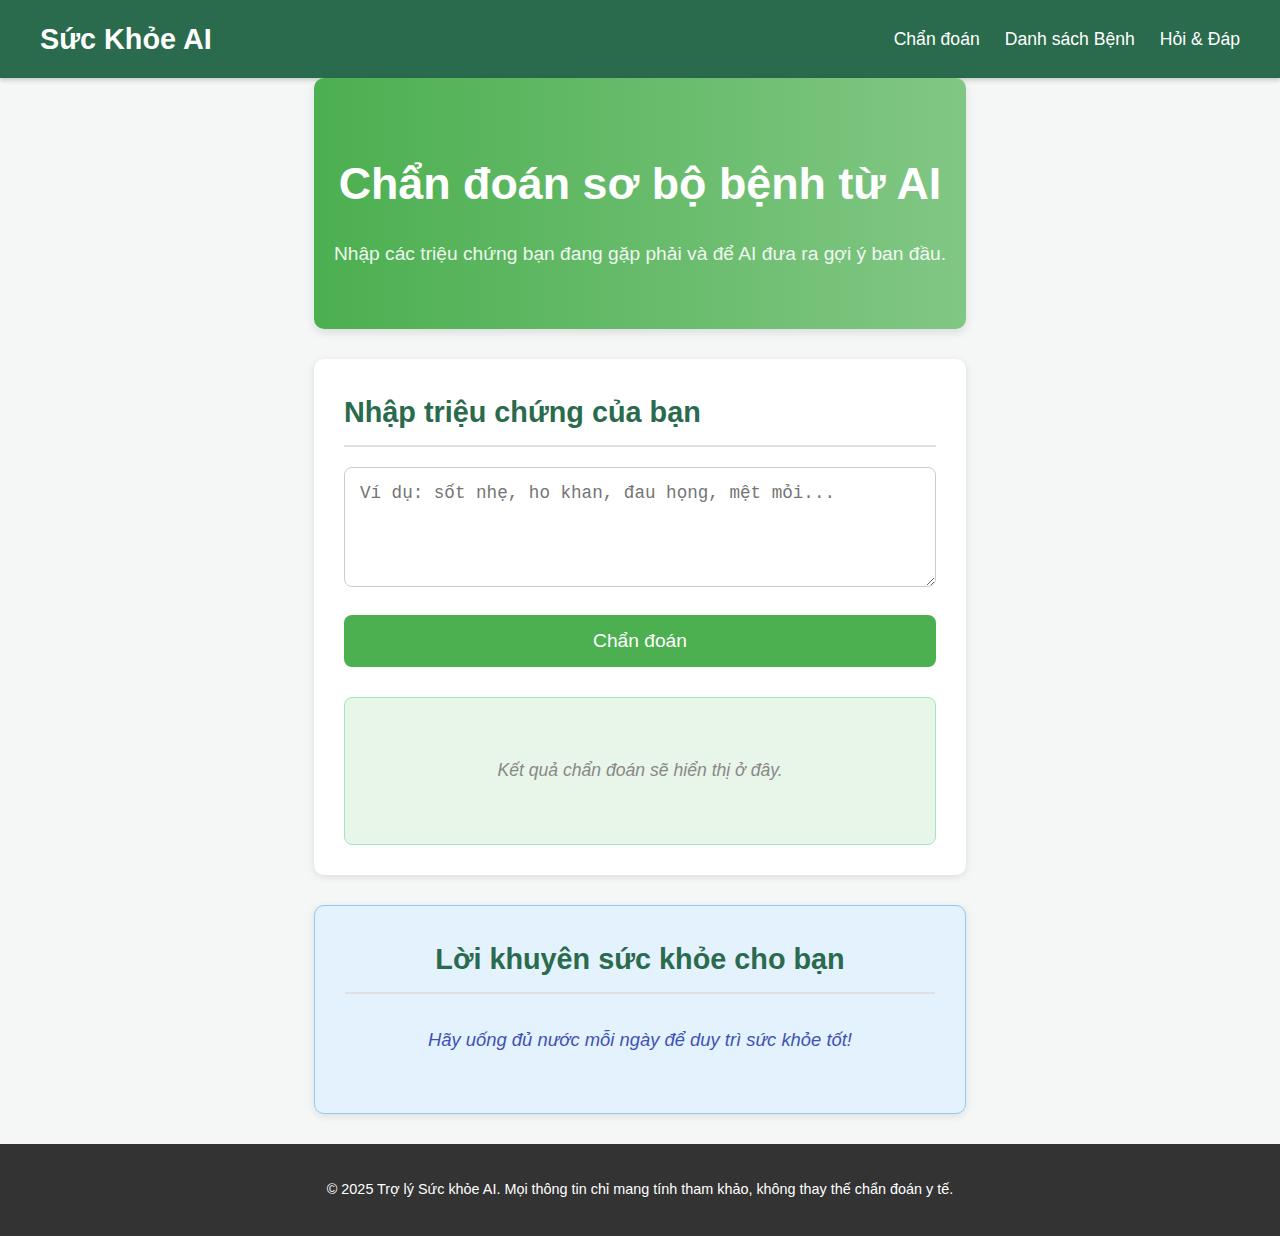
<file: index.html>
<!DOCTYPE html>
<html lang="vi">
<head>
    <meta charset="UTF-8">
    <meta name="viewport" content="width=device-width, initial-scale=1.0">
    <title>Chẩn đoán Bệnh - Trợ lý Sức khỏe AI</title>
    <link rel="stylesheet" href="css/style.css">
    <link rel="icon" href="favicon.ico" type="image/x-icon">
</head>
<body>
    <header>
        <div class="container">
            <a href="index.html" class="logo">Sức Khỏe AI</a>
            <nav>
                <div class="hamburger">
                    <div class="line"></div>
                    <div class="line"></div>
                    <div class="line"></div>
                </div>
                <ul class="nav-links">
                    <li><a href="index.html">Chẩn đoán</a></li>
                    <li><a href="diseases.html">Danh sách Bệnh</a></li>
                    <li><a href="faq.html">Hỏi & Đáp</a></li>
                </ul>
            </nav>
        </div>
    </header>

    <main class="container">
        <section class="hero">
            <h1>Chẩn đoán sơ bộ bệnh từ AI</h1>
            <p>Nhập các triệu chứng bạn đang gặp phải và để AI đưa ra gợi ý ban đầu.</p>
        </section>

        <section class="diagnosis-section card">
            <h2>Nhập triệu chứng của bạn</h2>
            <textarea id="symptomsInput" placeholder="Ví dụ: sốt nhẹ, ho khan, đau họng, mệt mỏi..."></textarea>
            <button id="diagnoseButton" class="btn-primary">Chẩn đoán</button>
            <div id="loadingIndicator" class="loading-spinner hidden"></div>
            <div id="resultOutput" class="result-box">
                <p class="placeholder-text">Kết quả chẩn đoán sẽ hiển thị ở đây.</p>
            </div>
        </section>

        <section class="health-tip-section card">
            <h2>Lời khuyên sức khỏe cho bạn</h2>
            <p id="healthTip" class="health-tip"></p>
        </section>
    </main>

    <footer>
        <div class="container">
            <p>&copy; 2025 Trợ lý Sức khỏe AI. Mọi thông tin chỉ mang tính tham khảo, không thay thế chẩn đoán y tế.</p>
        </div>
    </footer>

    <script src="js/script.js"></script>
</body>
</html>
</file>
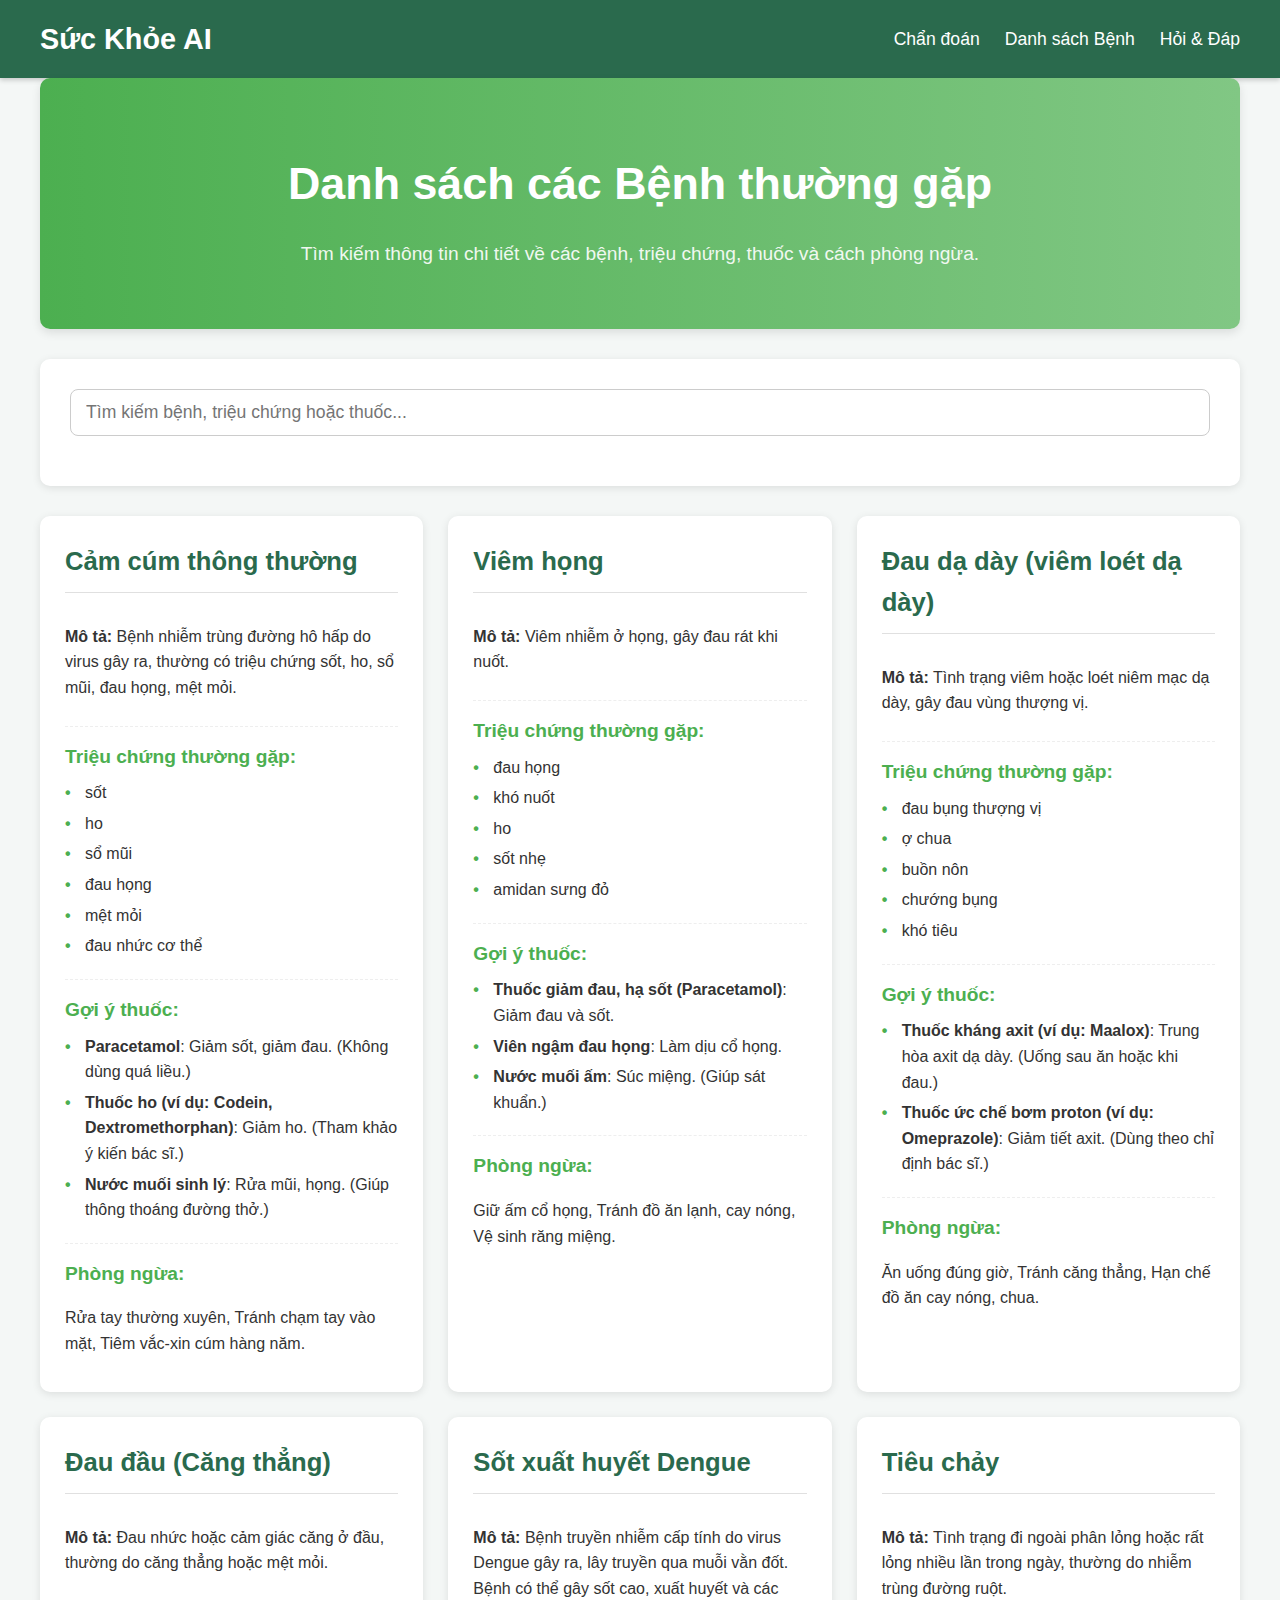
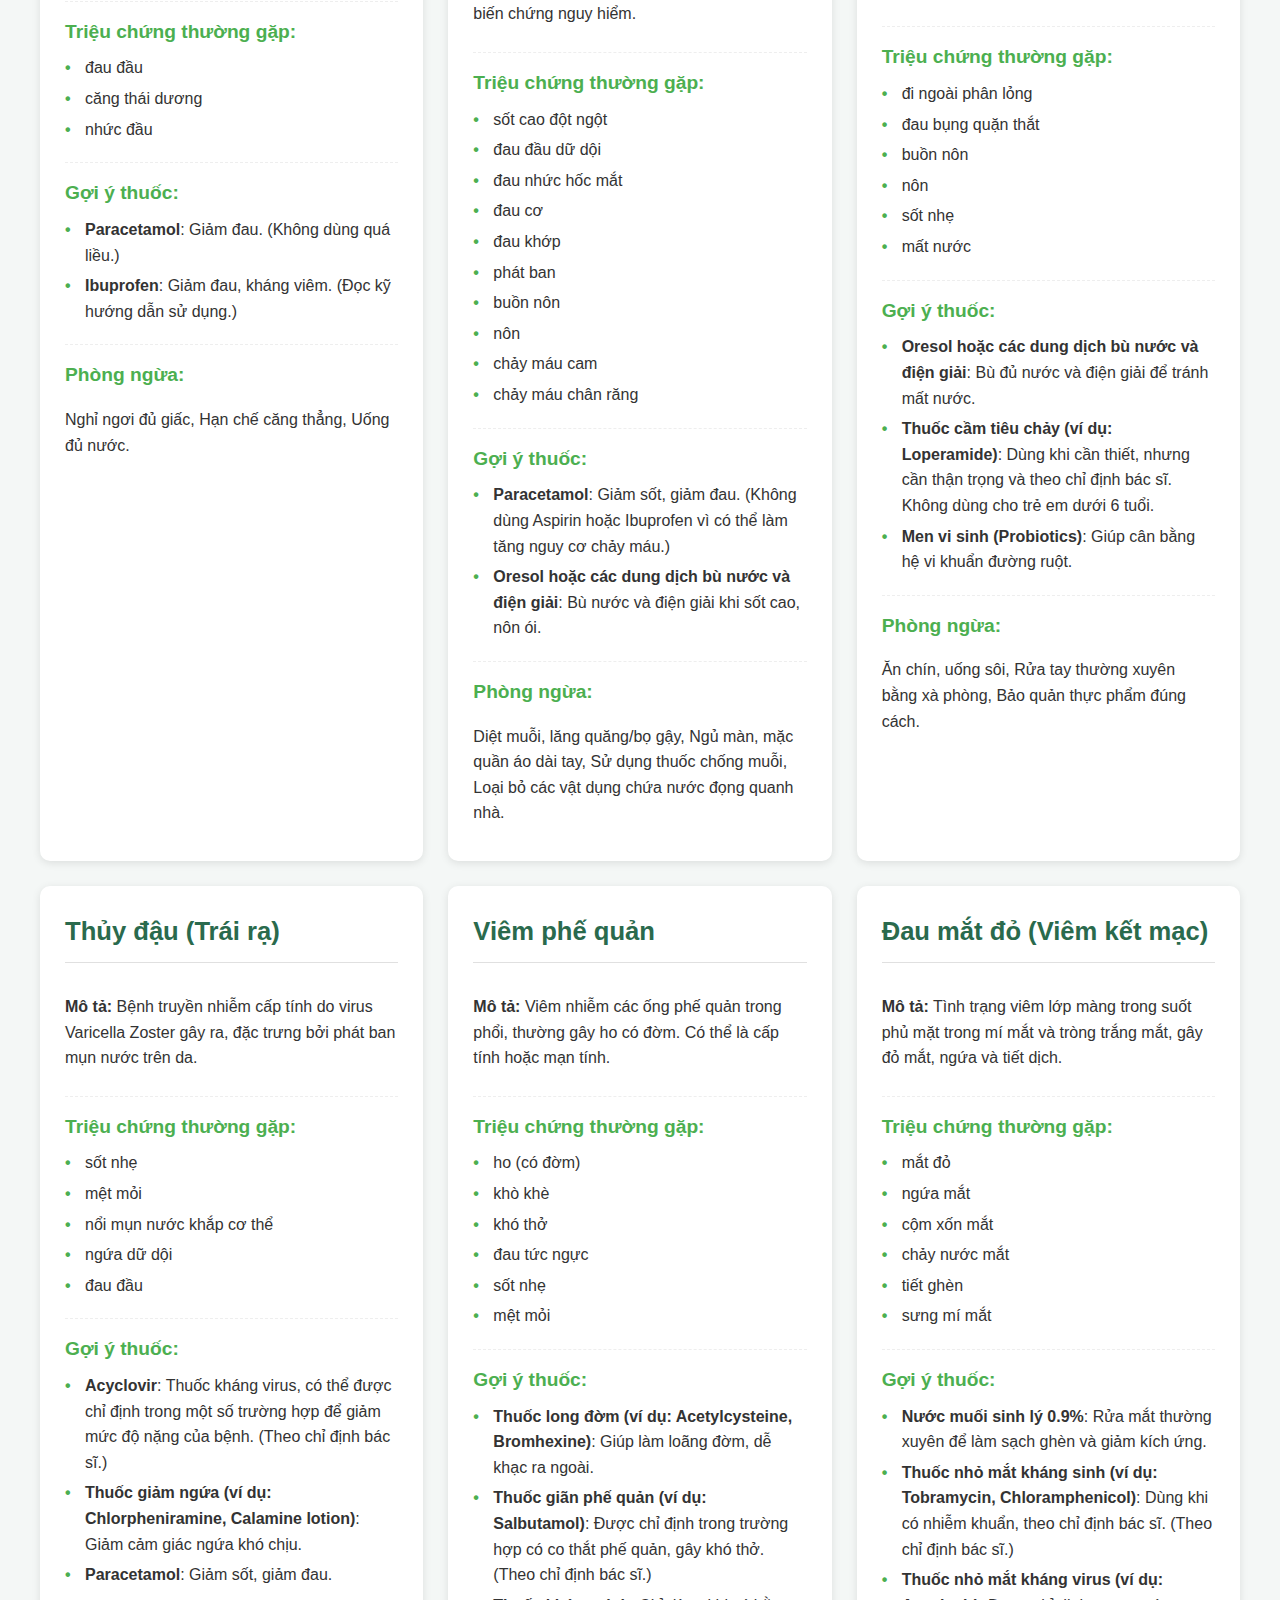
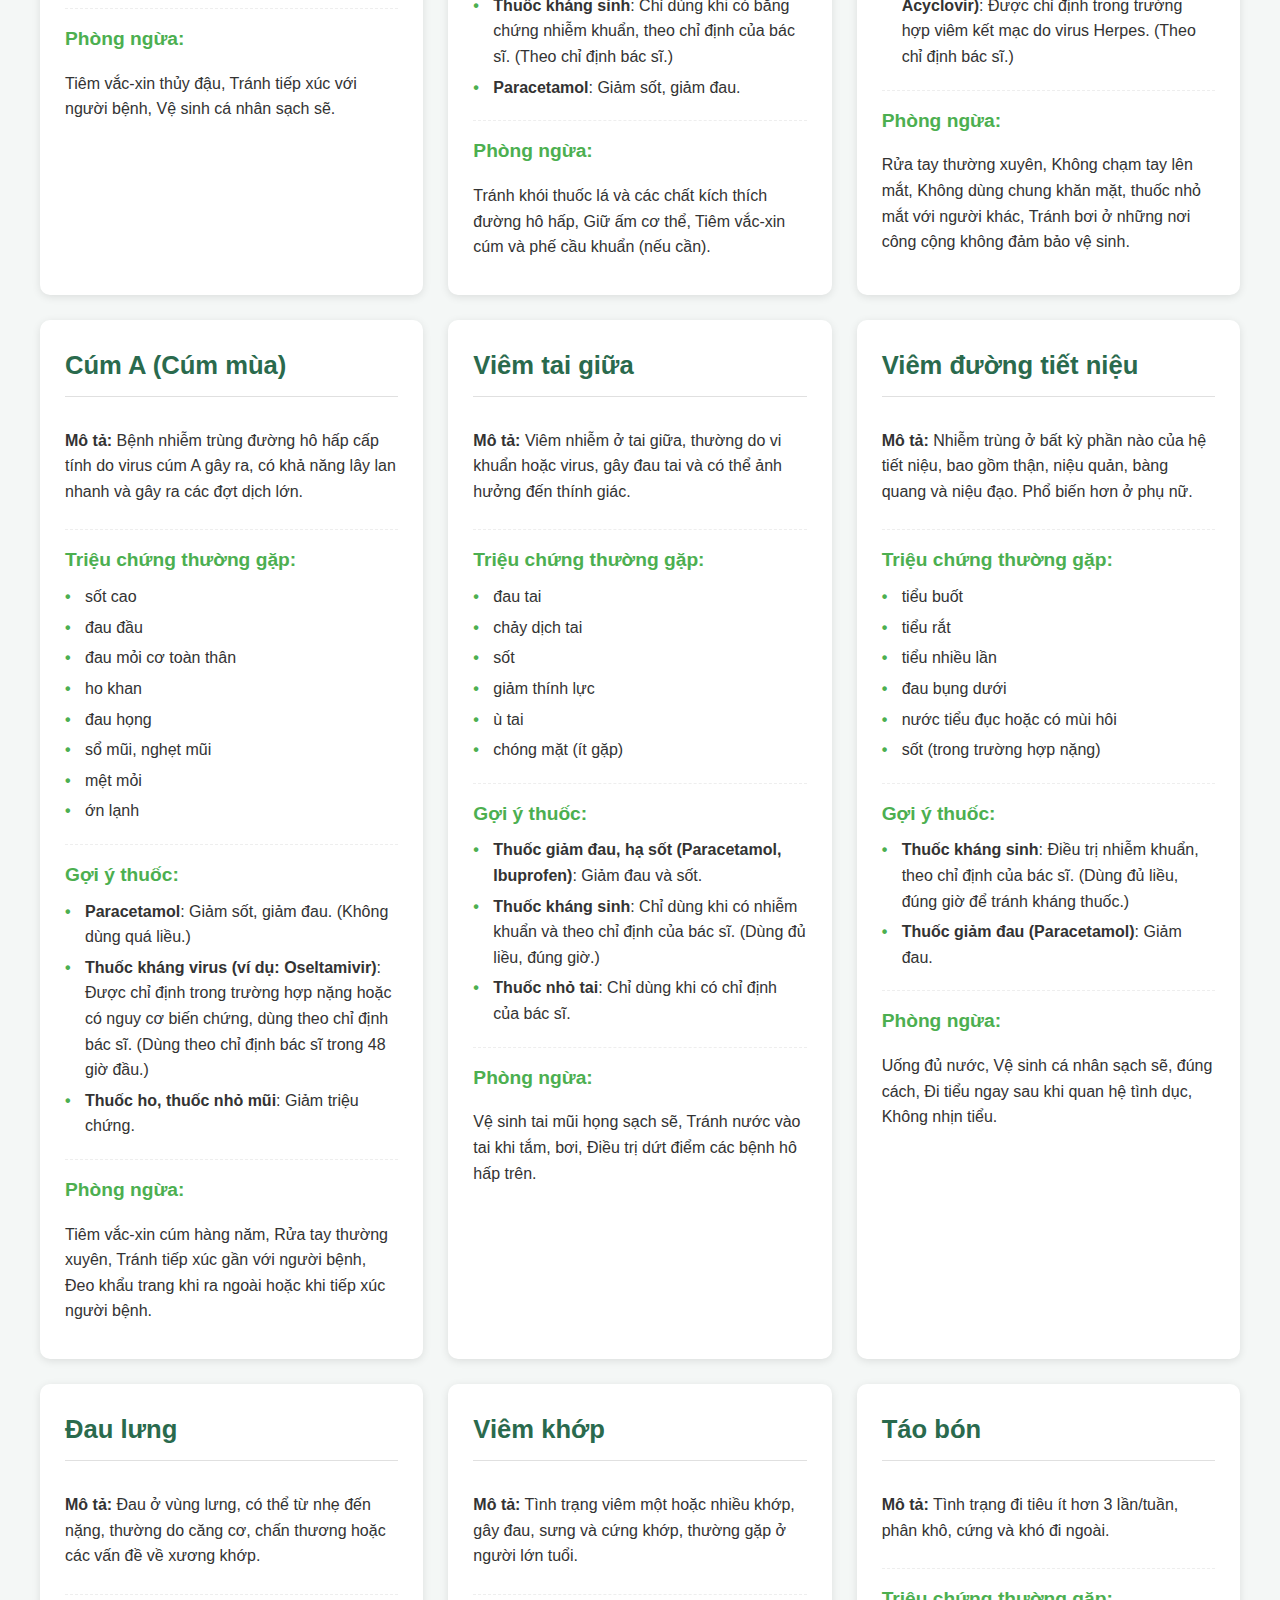
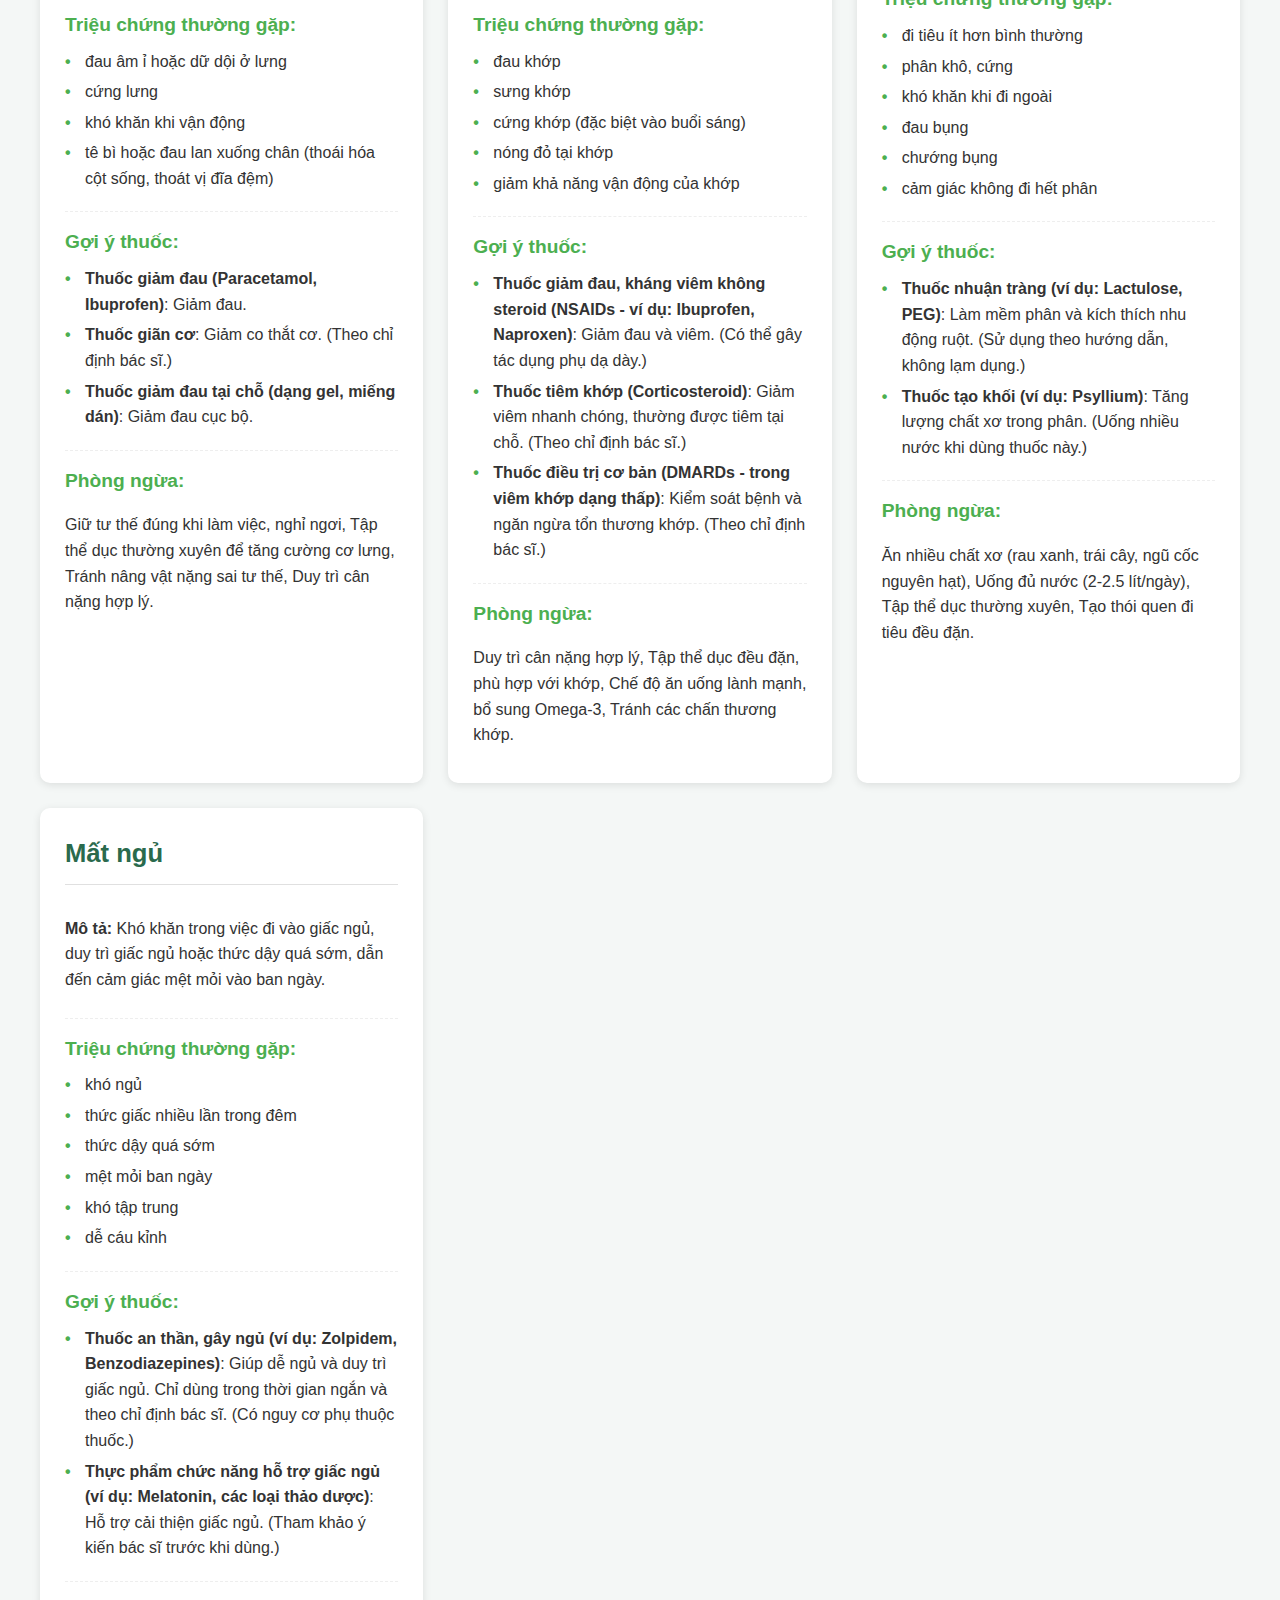
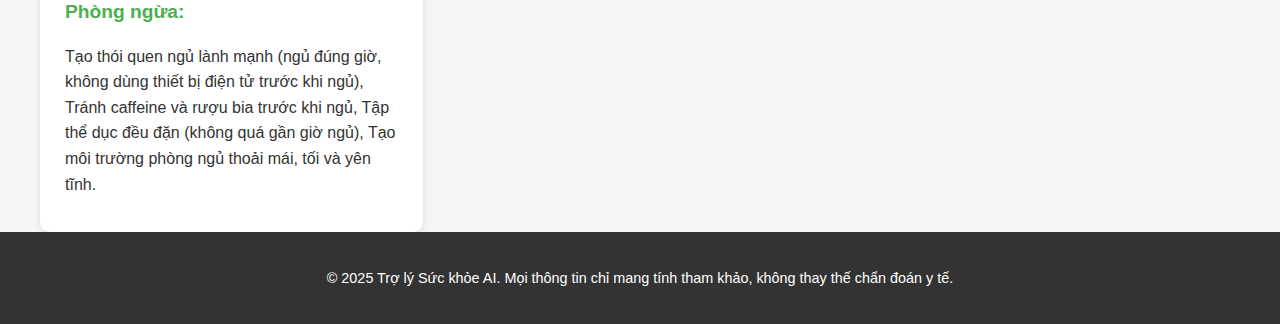
<file: diseases.html>
<!DOCTYPE html>
<html lang="vi">
<head>
    <meta charset="UTF-8">
    <meta name="viewport" content="width=device-width, initial-scale=1.0">
    <title>Danh sách Bệnh - Trợ lý Sức khỏe AI</title>
    <link rel="stylesheet" href="css/style.css">
    <link rel="icon" href="favicon.ico" type="image/x-icon">
</head>
<body>
    <header>
        <div class="container">
            <a href="index.html" class="logo">Sức Khỏe AI</a>
            <nav>
                <div class="hamburger">
                    <div class="line"></div>
                    <div class="line"></div>
                    <div class="line"></div>
                </div>
                <ul class="nav-links">
                    <li><a href="index.html">Chẩn đoán</a></li>
                    <li><a href="diseases.html">Danh sách Bệnh</a></li>
                    <li><a href="faq.html">Hỏi & Đáp</a></li>
                </ul>
            </nav>
        </div>
    </header>

    <main class="container">
        <section class="hero">
            <h1>Danh sách các Bệnh thường gặp</h1>
            <p>Tìm kiếm thông tin chi tiết về các bệnh, triệu chứng, thuốc và cách phòng ngừa.</p>
        </section>

        <section class="search-section card">
            <input type="text" id="diseaseSearch" placeholder="Tìm kiếm bệnh, triệu chứng hoặc thuốc...">
        </section>

        <section id="diseaseList" class="disease-list">
            </section>
        <p id="noResults" class="no-results-message hidden">Không tìm thấy kết quả phù hợp.</p>
    </main>

    <footer>
        <div class="container">
            <p>&copy; 2025 Trợ lý Sức khỏe AI. Mọi thông tin chỉ mang tính tham khảo, không thay thế chẩn đoán y tế.</p>
        </div>
    </footer>

    <script src="js/script.js"></script>
</body>
</html>
</file>
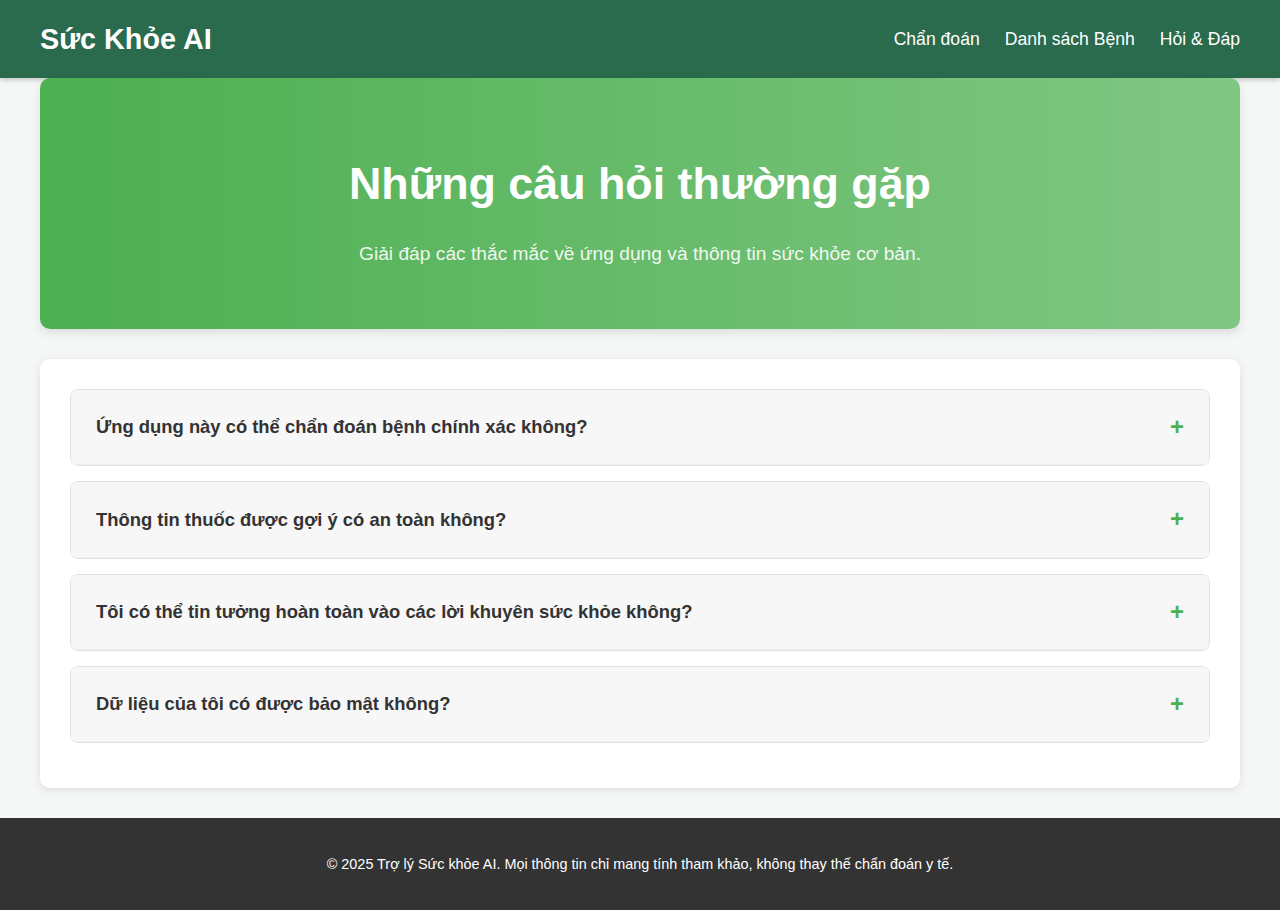
<file: faq.html>
<!DOCTYPE html>
<html lang="vi">
<head>
    <meta charset="UTF-8">
    <meta name="viewport" content="width=device-width, initial-scale=1.0">
    <title>Hỏi & Đáp - Trợ lý Sức khỏe AI</title>
    <link rel="stylesheet" href="css/style.css">
    <link rel="icon" href="favicon.ico" type="image/x-icon">
</head>
<body>
    <header>
        <div class="container">
            <a href="index.html" class="logo">Sức Khỏe AI</a>
            <nav>
                <div class="hamburger">
                    <div class="line"></div>
                    <div class="line"></div>
                    <div class="line"></div>
                </div>
                <ul class="nav-links">
                    <li><a href="index.html">Chẩn đoán</a></li>
                    <li><a href="diseases.html">Danh sách Bệnh</a></li>
                    <li><a href="faq.html">Hỏi & Đáp</a></li>
                </ul>
            </nav>
        </div>
    </header>

    <main class="container">
        <section class="hero">
            <h1>Những câu hỏi thường gặp</h1>
            <p>Giải đáp các thắc mắc về ứng dụng và thông tin sức khỏe cơ bản.</p>
        </section>

        <section class="faq-section card">
            <div class="accordion">
                <div class="accordion-item">
                    <div class="accordion-header">
                        <h3>Ứng dụng này có thể chẩn đoán bệnh chính xác không?</h3>
                        <span class="icon">+</span>
                    </div>
                    <div class="accordion-content">
                        <p>Ứng dụng sử dụng trí tuệ nhân tạo để đưa ra chẩn đoán sơ bộ dựa trên các triệu chứng bạn cung cấp. Tuy nhiên, đây chỉ là thông tin tham khảo và không thể thay thế cho việc khám, tư vấn và chẩn đoán của bác sĩ chuyên khoa. Luôn luôn tham khảo ý kiến bác sĩ khi có vấn đề về sức khỏe.</p>
                    </div>
                </div>
                <div class="accordion-item">
                    <div class="accordion-header">
                        <h3>Thông tin thuốc được gợi ý có an toàn không?</h3>
                        <span class="icon">+</span>
                    </div>
                    <div class="accordion-content">
                        <p>Các gợi ý thuốc được AI đưa ra chỉ mang tính chất tham khảo chung. Liều lượng, cách dùng và loại thuốc cụ thể cần phải được chỉ định bởi bác sĩ hoặc dược sĩ sau khi thăm khám và đánh giá tình trạng sức khỏe cá nhân của bạn. Tuyệt đối không tự ý dùng thuốc mà không có sự hướng dẫn của chuyên gia y tế.</p>
                    </div>
                </div>
                <div class="accordion-item">
                    <div class="accordion-header">
                        <h3>Tôi có thể tin tưởng hoàn toàn vào các lời khuyên sức khỏe không?</h3>
                        <span class="icon">+</span>
                    </div>
                    <div class="accordion-content">
                        <p>Các lời khuyên sức khỏe trong ứng dụng là những nguyên tắc cơ bản và chung chung để duy trì lối sống lành mạnh. Chúng hữu ích cho việc phòng ngừa và cải thiện sức khỏe tổng thể. Tuy nhiên, nếu bạn có bất kỳ tình trạng sức khỏe cụ thể hoặc bệnh mãn tính nào, hãy tham khảo ý kiến bác sĩ hoặc chuyên gia dinh dưỡng để nhận được lời khuyên cá nhân hóa.</p>
                    </div>
                </div>
                 <div class="accordion-item">
                    <div class="accordion-header">
                        <h3>Dữ liệu của tôi có được bảo mật không?</h3>
                        <span class="icon">+</span>
                    </div>
                    <div class="accordion-content">
                        <p>Ứng dụng này được thiết kế để chạy trực tiếp trên trình duyệt của bạn (client-side) và không lưu trữ bất kỳ thông tin cá nhân hay triệu chứng nào bạn nhập vào trên máy chủ của chúng tôi. Cuộc gọi API đến Google Gemini được thực hiện trực tiếp từ trình duyệt của bạn. Tuy nhiên, hãy lưu ý về chính sách bảo mật dữ liệu của Google khi sử dụng dịch vụ API của họ.</p>
                    </div>
                </div>
            </div>
        </section>
    </main>

    <footer>
        <div class="container">
            <p>&copy; 2025 Trợ lý Sức khỏe AI. Mọi thông tin chỉ mang tính tham khảo, không thay thế chẩn đoán y tế.</p>
        </div>
    </footer>

    <script src="js/script.js"></script>
</body>
</html>
</file>
<file: css/style.css>
/* General Body Styles */
body {
    font-family: 'Segoe UI', Tahoma, Geneva, Verdana, sans-serif;
    margin: 0;
    padding: 0;
    background-color: #f4f7f6;
    color: #333;
    line-height: 1.6;
    display: flex;
    flex-direction: column;
    min-height: 100vh;
}

.container {
    max-width: 1200px;
    margin: 0 auto;
    padding: 0 20px;
}

/* Header */
header {
    background-color: #2a6a4d; /* Darker green */
    color: white;
    padding: 1rem 0;
    box-shadow: 0 2px 5px rgba(0,0,0,0.2);
}

header .container {
    display: flex;
    justify-content: space-between;
    align-items: center;
}

.logo {
    color: white;
    text-decoration: none;
    font-size: 1.8rem;
    font-weight: bold;
}

.nav-links {
    list-style: none;
    display: flex;
    gap: 25px;
    margin: 0;
    padding: 0;
}

.nav-links a {
    color: white;
    text-decoration: none;
    font-size: 1.1rem;
    transition: color 0.3s ease;
}

.nav-links a:hover {
    color: #a4e4c2; /* Lighter green on hover */
}

/* Hamburger Menu for Mobile */
.hamburger {
    display: none;
    cursor: pointer;
    flex-direction: column;
    gap: 5px;
}

.hamburger .line {
    width: 25px;
    height: 3px;
    background-color: white;
    transition: all 0.3s ease;
}

/* Main Content Layout */
main {
    flex: 1; /* Allows main content to grow and push footer down */
    padding: 30px 0;
}

/* Hero Section */
.hero {
    text-align: center;
    padding: 40px 20px;
    background: linear-gradient(to right, #4CAF50, #81C784); /* Green gradient */
    color: white;
    border-radius: 10px;
    margin-bottom: 30px;
    box-shadow: 0 4px 10px rgba(0,0,0,0.1);
}

.hero h1 {
    font-size: 2.8rem;
    margin-bottom: 15px;
}

.hero p {
    font-size: 1.2rem;
    opacity: 0.9;
}

/* Card Styles */
.card {
    background-color: white;
    padding: 30px;
    border-radius: 10px;
    box-shadow: 0 2px 8px rgba(0,0,0,0.1);
    margin-bottom: 30px;
}

.card h2 {
    color: #2a6a4d;
    font-size: 1.8rem;
    margin-top: 0;
    margin-bottom: 20px;
    border-bottom: 2px solid #e0e0e0;
    padding-bottom: 10px;
}

/* Diagnosis Section */
.diagnosis-section textarea {
    width: 100%;
    padding: 15px;
    border: 1px solid #ccc;
    border-radius: 8px;
    font-size: 1.1rem;
    min-height: 120px;
    box-sizing: border-box; /* Include padding in width */
    margin-bottom: 20px;
    resize: vertical;
}

.diagnosis-section .btn-primary {
    display: block;
    width: 100%;
    padding: 15px 25px;
    background-color: #4CAF50;
    color: white;
    border: none;
    border-radius: 8px;
    font-size: 1.2rem;
    cursor: pointer;
    transition: background-color 0.3s ease, transform 0.2s ease;
}

.diagnosis-section .btn-primary:hover {
    background-color: #45a049;
    transform: translateY(-2px);
}

.result-box {
    margin-top: 30px;
    padding: 20px;
    background-color: #e8f5e9; /* Light green background */
    border: 1px solid #a4e4c2;
    border-radius: 8px;
    min-height: 100px;
    font-size: 1.1rem;
    line-height: 1.8;
}

.result-box strong {
    color: #2a6a4d;
}

.result-box ul {
    list-style-type: disc;
    padding-left: 20px;
    margin-top: 10px;
}

.result-box li {
    margin-bottom: 5px;
}

.result-box .error-message {
    color: #d32f2f;
    font-weight: bold;
    text-align: center;
}

.result-box .warning-message {
    color: #f57c00;
    font-weight: bold;
    text-align: center;
}

.result-box .placeholder-text {
    color: #888;
    text-align: center;
    font-style: italic;
    padding: 20px;
}

/* Loading Spinner */
.loading-spinner {
    border: 4px solid rgba(0, 0, 0, 0.1);
    border-top: 4px solid #4CAF50;
    border-radius: 50%;
    width: 30px;
    height: 30px;
    animation: spin 1s linear infinite;
    margin: 20px auto;
}

.hidden {
    display: none;
}

@keyframes spin {
    0% { transform: rotate(0deg); }
    100% { transform: rotate(360deg); }
}


/* Health Tip Section */
.health-tip-section {
    text-align: center;
    background-color: #e3f2fd; /* Light blue */
    border: 1px solid #90caf9;
}

.health-tip {
    font-size: 1.15rem;
    font-style: italic;
    color: #3f51b5;
    min-height: 50px; /* Prevent layout shift */
    display: flex;
    align-items: center;
    justify-content: center;
    text-align: center;
}

/* Fade animation for health tips */
.fade-out {
    opacity: 0;
    transition: opacity 0.5s ease-out;
}

.fade-in {
    opacity: 1;
    transition: opacity 0.5s ease-in;
}

/* Diseases List Page Styles */
.search-section input[type="text"] {
    width: 100%;
    padding: 12px 15px;
    border: 1px solid #ccc;
    border-radius: 8px;
    font-size: 1.1rem;
    box-sizing: border-box;
    margin-bottom: 20px;
}

.disease-list {
    display: grid;
    grid-template-columns: repeat(auto-fit, minmax(300px, 1fr));
    gap: 25px;
}

.disease-card {
    background-color: white;
    padding: 25px;
    border-radius: 10px;
    box-shadow: 0 2px 8px rgba(0,0,0,0.1);
    transition: transform 0.2s ease;
    display: flex;
    flex-direction: column;
}

.disease-card:hover {
    transform: translateY(-5px);
}

.disease-card h3 {
    color: #2a6a4d;
    font-size: 1.6rem;
    margin-top: 0;
    margin-bottom: 15px;
    border-bottom: 1px solid #e0e0e0;
    padding-bottom: 10px;
}

.disease-card p {
    font-size: 1rem;
    margin-bottom: 10px;
}

.disease-card .card-section {
    margin-top: 15px;
    padding-top: 15px;
    border-top: 1px dashed #eee;
}

.disease-card .card-section:first-child {
    border-top: none;
    padding-top: 0;
}

.disease-card .card-section h4 {
    color: #4CAF50;
    font-size: 1.2rem;
    margin-top: 0;
    margin-bottom: 8px;
}

.disease-card ul {
    list-style: none; /* Remove default bullet */
    padding: 0;
    margin: 0;
}

.disease-card li {
    margin-bottom: 5px;
    padding-left: 20px;
    position: relative;
}

.disease-card li::before {
    content: '•'; /* Custom bullet point */
    color: #4CAF50;
    position: absolute;
    left: 0;
    font-weight: bold;
}

.no-results-message {
    text-align: center;
    color: #888;
    font-size: 1.2rem;
    padding: 50px 0;
}


/* FAQ Page Styles (Accordion) */
.accordion-item {
    margin-bottom: 15px;
    border: 1px solid #e0e0e0;
    border-radius: 8px;
    overflow: hidden; /* For accordion effect */
}

.accordion-header {
    background-color: #f7f7f7;
    padding: 18px 25px;
    cursor: pointer;
    display: flex;
    justify-content: space-between;
    align-items: center;
    border-bottom: 1px solid #eee;
    transition: background-color 0.3s ease;
}

.accordion-header:hover {
    background-color: #eef;
}

.accordion-header h3 {
    margin: 0;
    font-size: 1.15rem;
    color: #333;
}

.accordion-header .icon {
    font-size: 1.5rem;
    font-weight: bold;
    color: #4CAF50;
    transition: transform 0.3s ease;
}

.accordion-item.active .accordion-header .icon {
    transform: rotate(45deg); /* Change + to X or rotate */
}

.accordion-content {
    max-height: 0;
    overflow: hidden;
    transition: max-height 0.3s ease-out;
    padding: 0 25px;
    background-color: white;
}

.accordion-item.active .accordion-content {
    max-height: 200px; /* Adjust as needed, or use scrollHeight in JS */
    padding: 15px 25px; /* Add padding when open */
}

.accordion-content p {
    margin: 0 0 10px 0;
    font-size: 1rem;
    color: #555;
}

/* Footer */
footer {
    background-color: #333;
    color: white;
    text-align: center;
    padding: 20px 0;
    margin-top: auto; /* Pushes footer to the bottom */
    font-size: 0.9rem;
}

/* Responsive Design */
@media (max-width: 768px) {
    .nav-links {
        flex-direction: column;
        width: 100%;
        position: absolute;
        top: 60px; /* Adjust based on header height */
        left: 0;
        background-color: #2a6a4d;
        height: calc(100vh - 60px); /* Full height minus header */
        transform: translateX(-100%);
        transition: transform 0.3s ease-in-out;
        padding: 20px 0;
        align-items: center;
        gap: 15px;
    }

    .nav-links.nav-active {
        transform: translateX(0);
    }

    .hamburger {
        display: flex;
    }

    .hamburger.toggle .line:nth-child(1) {
        transform: rotate(-45deg) translate(-5px, 6px);
    }

    .hamburger.toggle .line:nth-child(2) {
        opacity: 0;
    }

    .hamburger.toggle .line:nth-child(3) {
        transform: rotate(45deg) translate(-5px, -6px);
    }

    .hero h1 {
        font-size: 2.2rem;
    }

    .hero p {
        font-size: 1rem;
    }

    .card {
        padding: 20px;
    }

    .diagnosis-section textarea,
    .diagnosis-section .btn-primary {
        font-size: 1rem;
        padding: 12px;
    }

    .disease-list {
        grid-template-columns: 1fr; /* Stack cards on small screens */
    }

    .disease-card {
        padding: 20px;
    }

    .disease-card h3 {
        font-size: 1.4rem;
    }

    .accordion-header {
        padding: 15px 20px;
    }
    .accordion-header h3 {
        font-size: 1rem;
    }
    .accordion-content {
        padding: 0 20px;
    }
    .accordion-item.active .accordion-content {
        padding: 10px 20px;
    }
}
</file>
